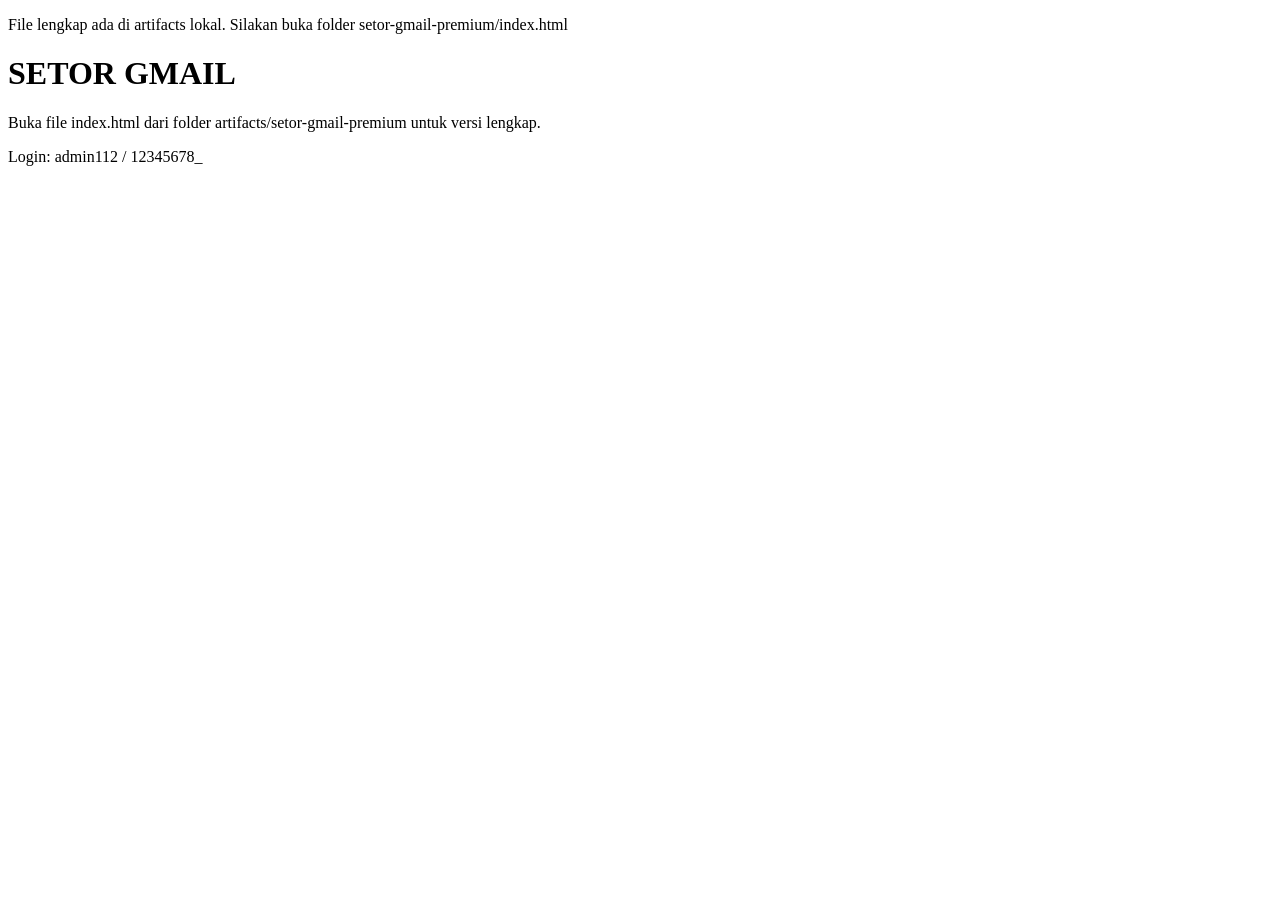
<file: premium/index.html>
<!DOCTYPE html><html lang="id"><head><meta charset="UTF-8"/><title>SETOR GMAIL</title><meta name="viewport" content="width=device-width, initial-scale=1"/><p>File lengkap ada di artifacts lokal. Silakan buka folder setor-gmail-premium/index.html</p></head><body><h1>SETOR GMAIL</h1><p>Buka file index.html dari folder artifacts/setor-gmail-premium untuk versi lengkap.</p><p>Login: admin112 / 12345678_</p></body></html>
</file>
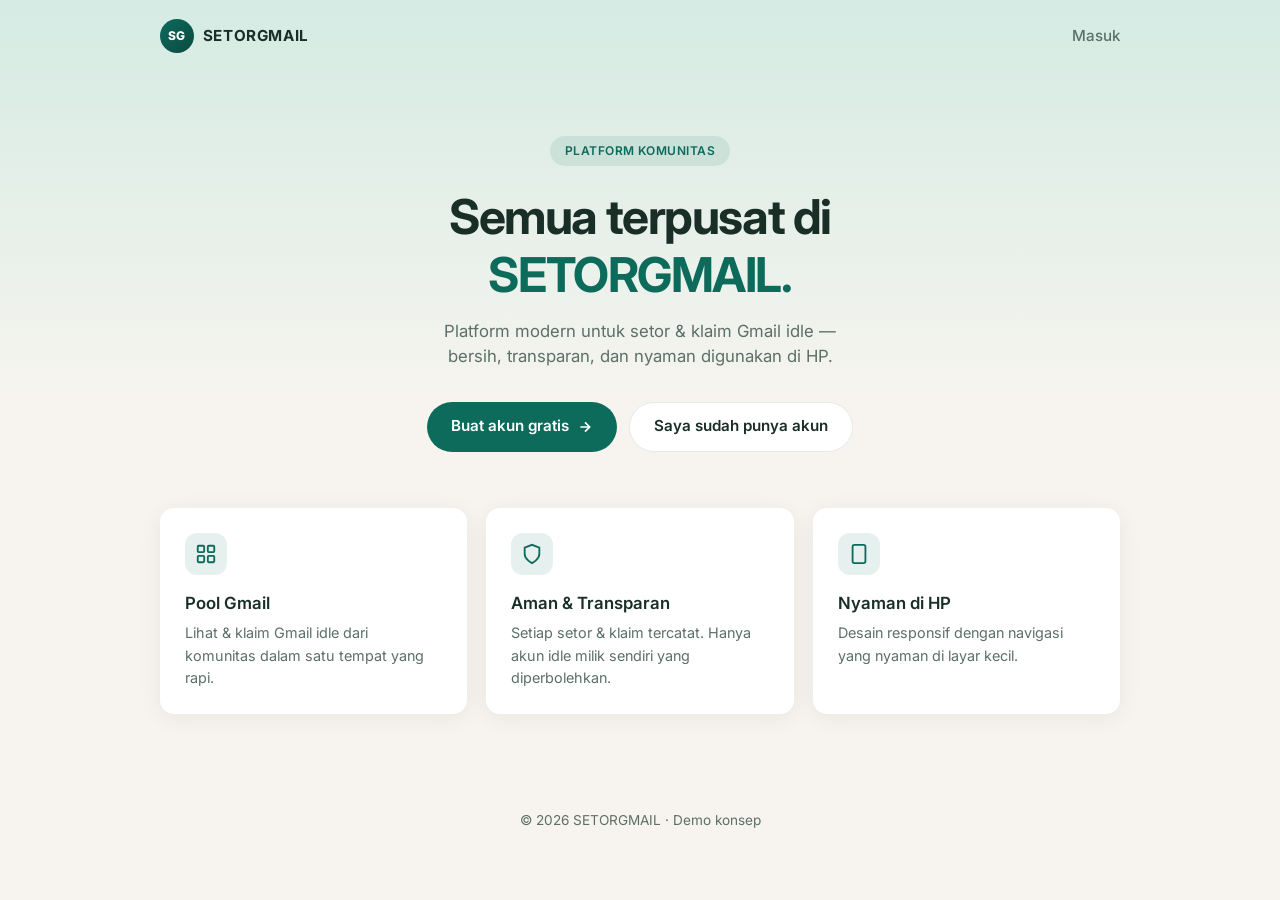
<file: v2/index.html>
<!DOCTYPE html>
<html lang="id">
<head>
  <meta charset="UTF-8" />
  <meta name="viewport" content="width=device-width, initial-scale=1.0" />
  <title>SetorGmail — Semua terpusat di satu tempat</title>
  <meta name="description" content="Platform modern untuk setor & klaim Gmail idle. Bersih, aman, dan nyaman digunakan di HP." />
  <link rel="preconnect" href="https://fonts.googleapis.com" />
  <link rel="preconnect" href="https://fonts.gstatic.com" crossorigin />
  <link href="https://fonts.googleapis.com/css2?family=Inter:wght@400;500;600;700&display=swap" rel="stylesheet" />
  <link rel="stylesheet" href="style.css" />
</head>
<body>
  <!-- NAV -->
  <nav class="nav">
    <div class="nav-inner">
      <a href="index.html" class="logo">
        <span class="logo-icon">SG</span>
        <span class="logo-text">SETORGMAIL</span>
      </a>
      <a href="auth.html?mode=masuk" class="nav-link">Masuk</a>
    </div>
  </nav>

  <!-- HERO -->
  <header class="hero">
    <div class="hero-content">
      <span class="pill">PLATFORM KOMUNITAS</span>
      <h1>
        Semua terpusat di<br />
        <span class="accent">SETORGMAIL.</span>
      </h1>
      <p class="hero-desc">
        Platform modern untuk setor & klaim Gmail idle — bersih, transparan, dan nyaman digunakan di HP.
      </p>
      <div class="hero-cta">
        <a href="auth.html?mode=daftar" class="btn btn-primary">
          Buat akun gratis
          <svg width="16" height="16" viewBox="0 0 24 24" fill="none" stroke="currentColor" stroke-width="2.5"><path d="M5 12h14M12 5l7 7-7 7"/></svg>
        </a>
        <a href="auth.html?mode=masuk" class="btn btn-secondary">Saya sudah punya akun</a>
      </div>
    </div>
  </header>

  <!-- FEATURES -->
  <section class="features">
    <div class="features-grid">
      <div class="feature-card">
        <div class="feature-icon">
          <svg width="22" height="22" viewBox="0 0 24 24" fill="none" stroke="currentColor" stroke-width="2"><rect x="3" y="3" width="7" height="7" rx="1"/><rect x="14" y="3" width="7" height="7" rx="1"/><rect x="3" y="14" width="7" height="7" rx="1"/><rect x="14" y="14" width="7" height="7" rx="1"/></svg>
        </div>
        <h3>Pool Gmail</h3>
        <p>Lihat & klaim Gmail idle dari komunitas dalam satu tempat yang rapi.</p>
      </div>
      <div class="feature-card">
        <div class="feature-icon">
          <svg width="22" height="22" viewBox="0 0 24 24" fill="none" stroke="currentColor" stroke-width="2"><path d="M12 22s8-4 8-10V5l-8-3-8 3v7c0 6 8 10 8 10z"/></svg>
        </div>
        <h3>Aman & Transparan</h3>
        <p>Setiap setor & klaim tercatat. Hanya akun idle milik sendiri yang diperbolehkan.</p>
      </div>
      <div class="feature-card">
        <div class="feature-icon">
          <svg width="22" height="22" viewBox="0 0 24 24" fill="none" stroke="currentColor" stroke-width="2"><rect x="5" y="2" width="14" height="20" rx="2"/><path d="M12 18h.01"/></svg>
        </div>
        <h3>Nyaman di HP</h3>
        <p>Desain responsif dengan navigasi yang nyaman di layar kecil.</p>
      </div>
    </div>
  </section>

  <!-- FOOTER -->
  <footer class="footer">
    <p>© 2026 SETORGMAIL · Demo konsep</p>
  </footer>

  <script src="script.js"></script>
</body>
</html>
</file>
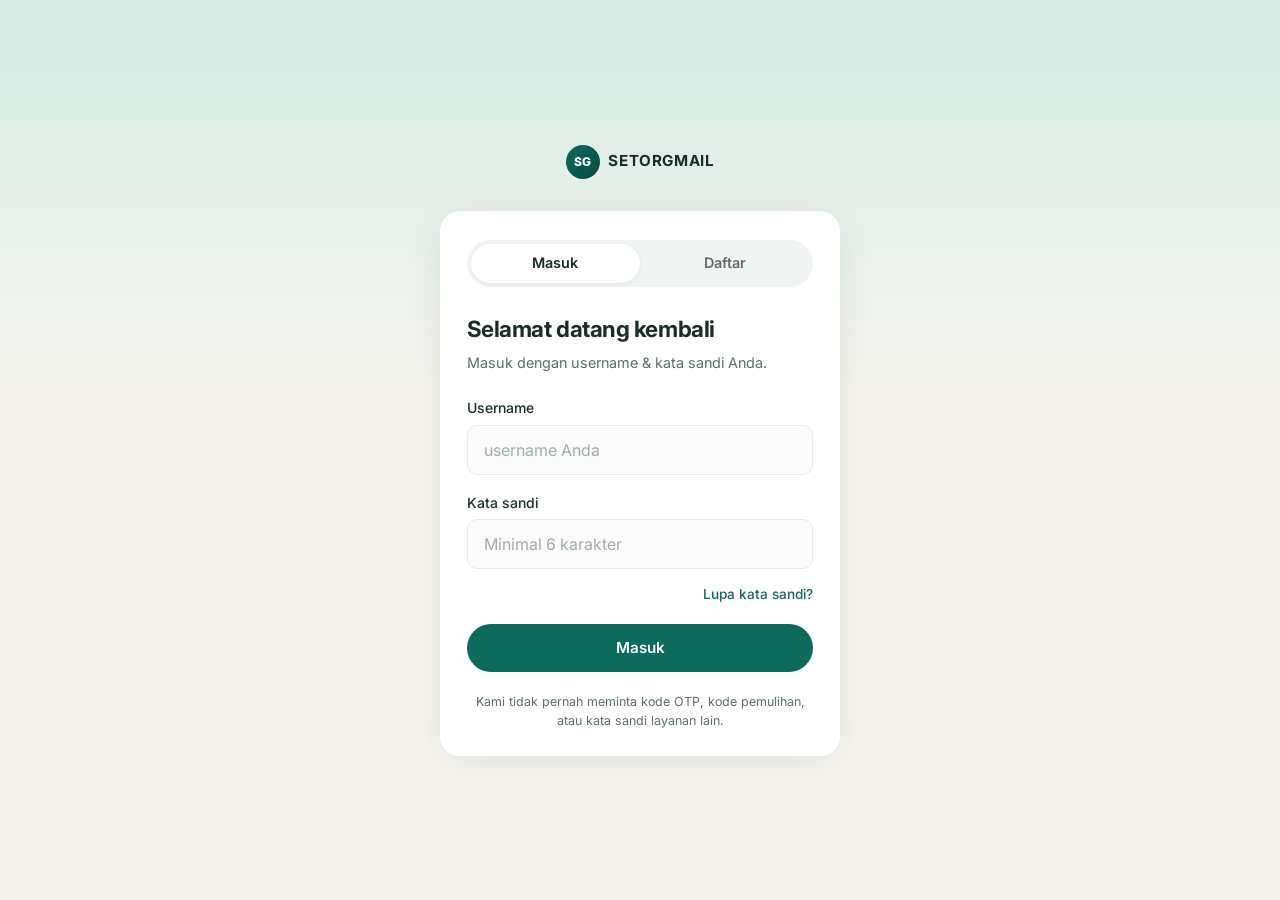
<file: v2/admin.html>
<!DOCTYPE html>
<html lang="id">
<head>
  <meta charset="UTF-8" />
  <meta name="viewport" content="width=device-width, initial-scale=1.0" />
  <title>Admin Panel — SetorGmail</title>
  <link rel="preconnect" href="https://fonts.googleapis.com" />
  <link rel="preconnect" href="https://fonts.gstatic.com" crossorigin />
  <link href="https://fonts.googleapis.com/css2?family=Inter:wght@400;500;600;700&display=swap" rel="stylesheet" />
  <link rel="stylesheet" href="style.css" />
</head>
<body class="panel-page">
  <header class="panel-header">
    <a href="index.html" class="logo">
      <span class="logo-icon">SG</span>
      <span class="logo-text">SETORGMAIL</span>
    </a>
    <div class="panel-user">
      <span class="badge-admin">ADMIN</span>
      <span id="user-display">admin112</span>
      <button class="btn btn-secondary btn-sm" id="btn-logout">Keluar</button>
    </div>
  </header>

  <main class="panel-main">
    <div class="panel-welcome">
      <h1>Admin Panel</h1>
      <p>Kelola pengguna dan pool Gmail.</p>
    </div>

    <div class="stats-row">
      <div class="stat-box">
        <strong id="stat-users">0</strong>
        <span>Total Pengguna</span>
      </div>
      <div class="stat-box">
        <strong id="stat-gmails">0</strong>
        <span>Gmail di Pool</span>
      </div>
    </div>

    <div class="panel-grid">
      <div class="panel-card">
        <h3>Daftar Pengguna</h3>
        <div class="table-wrap">
          <table class="data-table" id="users-table">
            <thead>
              <tr>
                <th>Username</th>
                <th>Gmail</th>
                <th>Aksi</th>
              </tr>
            </thead>
            <tbody id="users-tbody">
              <tr><td colspan="3" class="empty">Belum ada pengguna.</td></tr>
            </tbody>
          </table>
        </div>
      </div>

      <div class="panel-card">
        <h3>Pool Gmail</h3>
        <ul class="simple-list" id="pool-list">
          <li class="empty">Pool masih kosong.</li>
        </ul>
      </div>
    </div>
  </main>

  <div class="toast" id="toast" hidden></div>
  <script src="script.js"></script>
</body>
</html>
</file>
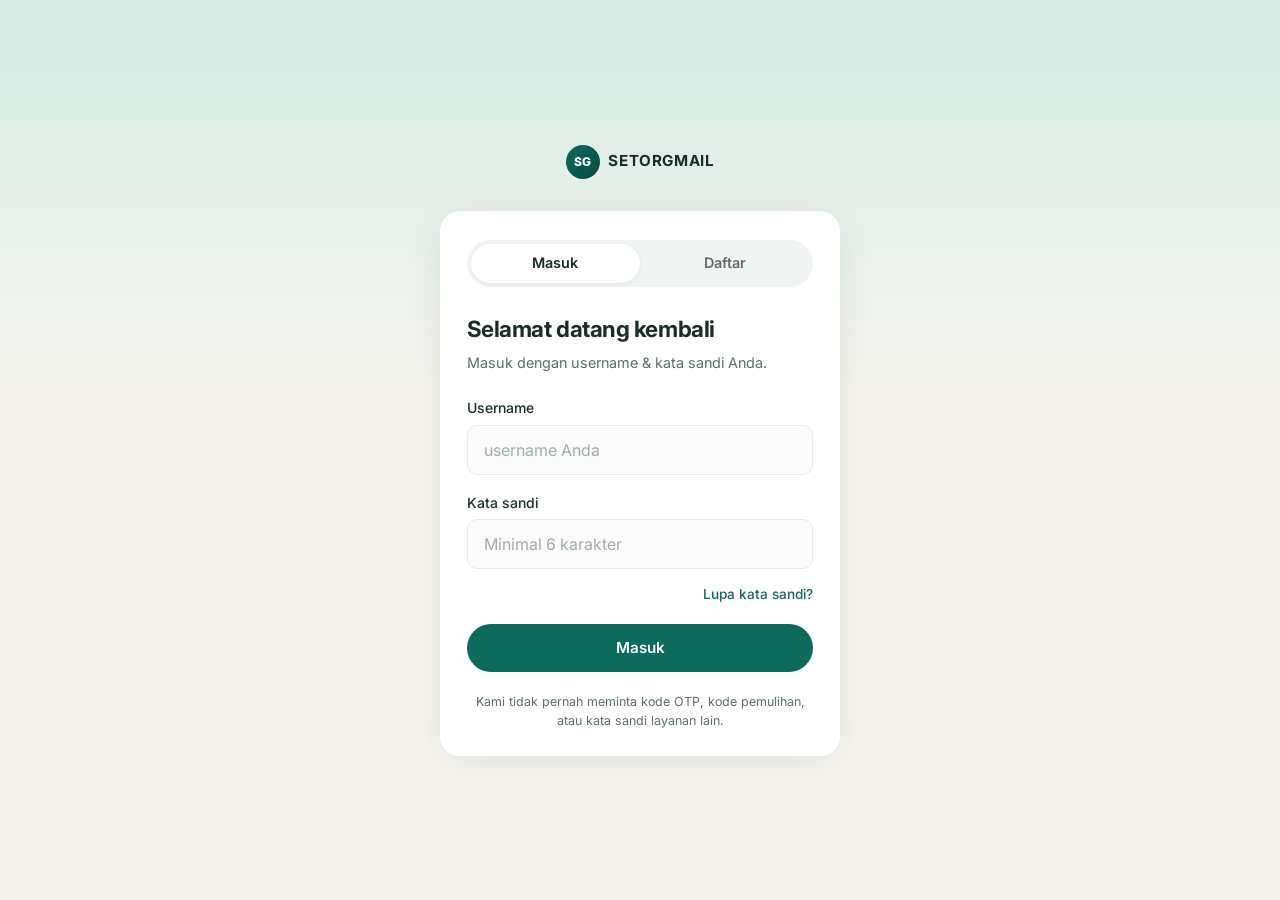
<file: v2/auth.html>
<!DOCTYPE html>
<html lang="id">
<head>
  <meta charset="UTF-8" />
  <meta name="viewport" content="width=device-width, initial-scale=1.0" />
  <title>SetorGmail — Masuk / Daftar</title>
  <link rel="preconnect" href="https://fonts.googleapis.com" />
  <link rel="preconnect" href="https://fonts.gstatic.com" crossorigin />
  <link href="https://fonts.googleapis.com/css2?family=Inter:wght@400;500;600;700&display=swap" rel="stylesheet" />
  <link rel="stylesheet" href="style.css" />
</head>
<body class="auth-page">
  <a href="index.html" class="auth-logo">
    <span class="logo-icon">SG</span>
    <span class="logo-text">SETORGMAIL</span>
  </a>

  <div class="auth-card">
    <div class="auth-toggle">
      <button type="button" class="toggle-btn" id="btn-masuk">Masuk</button>
      <button type="button" class="toggle-btn" id="btn-daftar">Daftar</button>
    </div>

    <div id="form-masuk" class="auth-form">
      <h1>Selamat datang kembali</h1>
      <p class="auth-sub">Masuk dengan username & kata sandi Anda.</p>
      <form id="login-form">
        <div class="field">
          <label for="login-username">Username</label>
          <input type="text" id="login-username" placeholder="username Anda" required autocomplete="username" />
        </div>
        <div class="field">
          <label for="login-password">Kata sandi</label>
          <input type="password" id="login-password" placeholder="Minimal 6 karakter" minlength="6" required autocomplete="current-password" />
        </div>
        <div class="field-extra">
          <a href="#" class="link">Lupa kata sandi?</a>
        </div>
        <button type="submit" class="btn btn-primary btn-full">Masuk</button>
      </form>
    </div>

    <div id="form-daftar" class="auth-form" hidden>
      <h1>Buat akun baru</h1>
      <p class="auth-sub">Isi data berikut untuk mulai menggunakan SETORGMAIL.</p>
      <form id="register-form">
        <div class="field">
          <label for="reg-username">Username</label>
          <input type="text" id="reg-username" placeholder="pilih username" required minlength="3" autocomplete="username" />
        </div>
        <div class="field">
          <label for="reg-email">Gmail</label>
          <input type="email" id="reg-email" placeholder="nama@gmail.com" required autocomplete="email" />
        </div>
        <div class="field">
          <label for="reg-password">Kata sandi</label>
          <input type="password" id="reg-password" placeholder="Minimal 6 karakter" minlength="6" required autocomplete="new-password" />
        </div>
        <div class="field">
          <label for="reg-confirm">Konfirmasi kata sandi</label>
          <input type="password" id="reg-confirm" placeholder="Ulangi kata sandi" minlength="6" required autocomplete="new-password" />
        </div>
        <button type="submit" class="btn btn-primary btn-full">Daftar sekarang</button>
      </form>
    </div>

    <p class="auth-note">Kami tidak pernah meminta kode OTP, kode pemulihan, atau kata sandi layanan lain.</p>
  </div>

  <div class="toast" id="toast" hidden></div>
  <script src="script.js"></script>
</body>
</html>
</file>
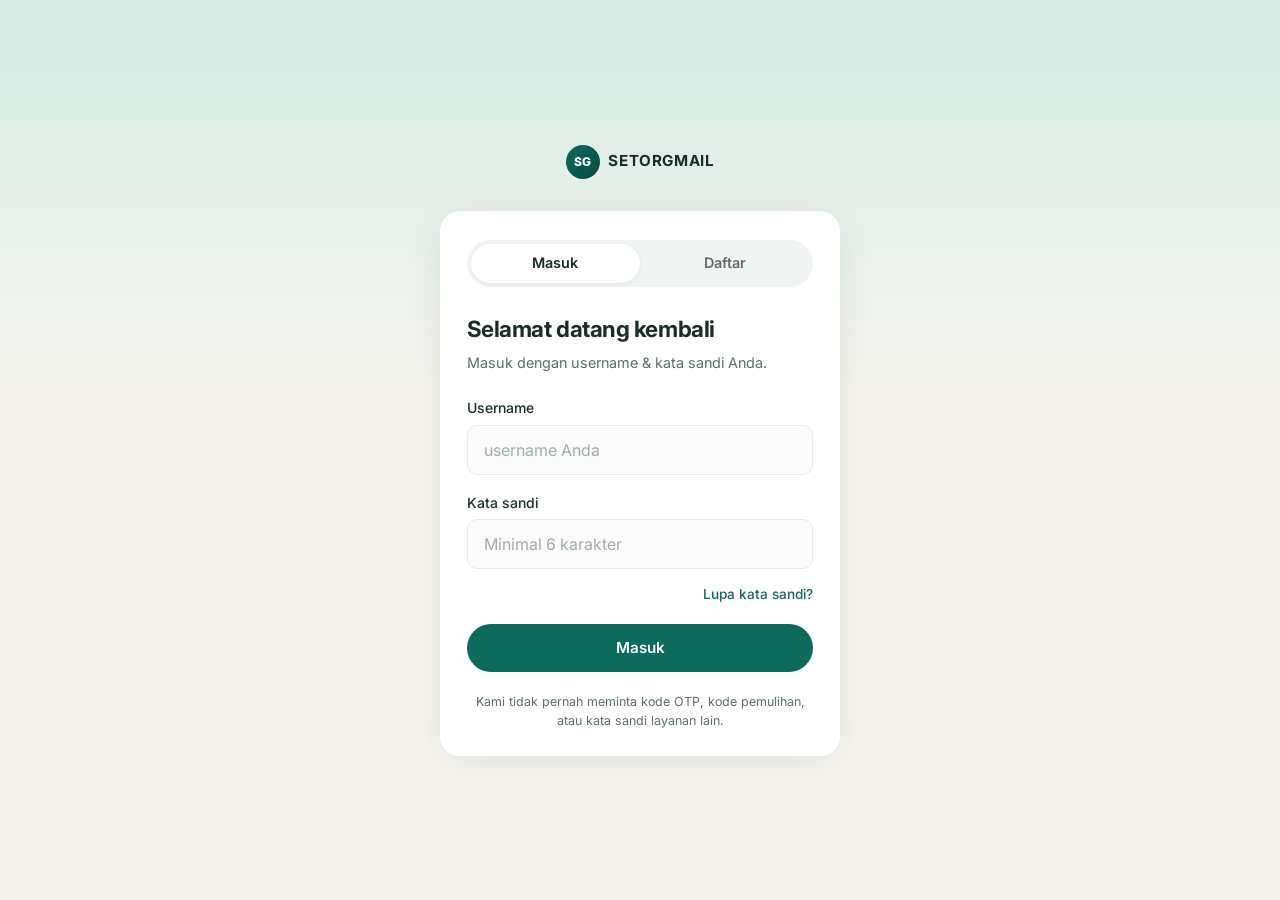
<file: v2/dashboard.html>
<!DOCTYPE html>
<html lang="id">
<head>
  <meta charset="UTF-8" />
  <meta name="viewport" content="width=device-width, initial-scale=1.0" />
  <title>Dashboard — SetorGmail</title>
  <link rel="preconnect" href="https://fonts.googleapis.com" />
  <link rel="preconnect" href="https://fonts.gstatic.com" crossorigin />
  <link href="https://fonts.googleapis.com/css2?family=Inter:wght@400;500;600;700&display=swap" rel="stylesheet" />
  <link rel="stylesheet" href="style.css" />
</head>
<body class="panel-page">
  <header class="panel-header">
    <a href="index.html" class="logo">
      <span class="logo-icon">SG</span>
      <span class="logo-text">SETORGMAIL</span>
    </a>
    <div class="panel-user">
      <span id="user-display">—</span>
      <button class="btn btn-secondary btn-sm" id="btn-logout">Keluar</button>
    </div>
  </header>

  <main class="panel-main">
    <div class="panel-welcome">
      <h1>Halo, <span id="user-name">User</span> 👋</h1>
      <p>Ini dashboard pengguna. Kamu bisa setor Gmail idle di sini.</p>
    </div>

    <div class="panel-grid">
      <div class="panel-card">
        <h3>Setor Gmail</h3>
        <form id="setor-form" class="setor-mini">
          <div class="field">
            <label for="setor-email">Alamat Gmail</label>
            <input type="email" id="setor-email" placeholder="contoh@gmail.com" required />
          </div>
          <button type="submit" class="btn btn-primary btn-full">Setor ke Pool</button>
        </form>
      </div>

      <div class="panel-card">
        <h3>Gmail yang kamu setor</h3>
        <ul class="simple-list" id="my-gmails">
          <li class="empty">Belum ada Gmail yang disetor.</li>
        </ul>
      </div>
    </div>
  </main>

  <div class="toast" id="toast" hidden></div>
  <script src="script.js"></script>
</body>
</html>
</file>
<file: v2/style.css>
/* ========== BASE ========== */
*, *::before, *::after { box-sizing: border-box; margin: 0; padding: 0; }

:root {
  --bg-top: #d4ebe3;
  --bg-bottom: #f7f4ef;
  --surface: #ffffff;
  --text: #1a2e28;
  --text-muted: #5c6f68;
  --accent: #0d6b5c;
  --accent-hover: #0a5549;
  --border: #e5ebe8;
  --radius: 14px;
  --radius-sm: 10px;
  --shadow: 0 4px 24px rgba(13, 40, 32, 0.06);
  --font: "Inter", system-ui, -apple-system, sans-serif;
}

html { scroll-behavior: smooth; }

body {
  font-family: var(--font);
  color: var(--text);
  min-height: 100vh;
  line-height: 1.5;
  background: linear-gradient(180deg, var(--bg-top) 0%, var(--bg-bottom) 45%, var(--bg-bottom) 100%);
  background-attachment: fixed;
}

a { color: inherit; text-decoration: none; }
button, input { font: inherit; color: inherit; }
button { cursor: pointer; border: none; background: none; }

.btn {
  display: inline-flex;
  align-items: center;
  justify-content: center;
  gap: 0.5rem;
  padding: 0.8rem 1.5rem;
  border-radius: 999px;
  font-weight: 600;
  font-size: 0.95rem;
  transition: background 0.2s, transform 0.15s, box-shadow 0.2s;
}
.btn-primary { background: var(--accent); color: #fff; }
.btn-primary:hover { background: var(--accent-hover); transform: translateY(-1px); box-shadow: 0 6px 16px rgba(13, 107, 92, 0.25); }
.btn-secondary { background: var(--surface); color: var(--text); border: 1.5px solid var(--border); }
.btn-secondary:hover { background: #f8faf9; border-color: #cfd8d4; }
.btn-full { width: 100%; }
.btn-sm { padding: 0.45rem 0.9rem; font-size: 0.85rem; }

.nav { padding: 1.2rem 0; }
.nav-inner { width: min(960px, 90%); margin-inline: auto; display: flex; align-items: center; justify-content: space-between; }
.logo { display: flex; align-items: center; gap: 0.55rem; font-weight: 700; font-size: 0.95rem; letter-spacing: 0.02em; }
.logo-icon { display: grid; place-items: center; width: 34px; height: 34px; background: linear-gradient(135deg, #0d6b5c, #0a4a40); color: #fff; border-radius: 50%; font-size: 0.75rem; font-weight: 800; }
.logo-text { letter-spacing: 0.04em; }
.nav-link { font-weight: 500; font-size: 0.95rem; color: var(--text-muted); transition: color 0.15s; }
.nav-link:hover { color: var(--text); }

.hero { padding: 4rem 0 3.5rem; text-align: center; }
.hero-content { width: min(640px, 90%); margin-inline: auto; }
.pill { display: inline-block; padding: 0.35rem 0.9rem; background: rgba(13, 107, 92, 0.1); color: var(--accent); font-size: 0.75rem; font-weight: 600; letter-spacing: 0.04em; border-radius: 999px; margin-bottom: 1.4rem; }
.hero h1 { font-size: clamp(2rem, 5.5vw, 3rem); font-weight: 700; line-height: 1.2; letter-spacing: -0.03em; margin-bottom: 1rem; }
.hero h1 .accent { color: var(--accent); }
.hero-desc { color: var(--text-muted); font-size: 1.05rem; max-width: 420px; margin: 0 auto 2rem; }
.hero-cta { display: flex; flex-wrap: wrap; gap: 0.75rem; justify-content: center; }

.features { padding: 0 0 4rem; }
.features-grid { width: min(960px, 90%); margin-inline: auto; display: grid; grid-template-columns: repeat(auto-fit, minmax(240px, 1fr)); gap: 1.2rem; }
.feature-card { background: var(--surface); border-radius: var(--radius); padding: 1.5rem; box-shadow: var(--shadow); border: 1px solid rgba(255,255,255,0.6); }
.feature-icon { width: 42px; height: 42px; border-radius: 12px; background: rgba(13, 107, 92, 0.1); color: var(--accent); display: grid; place-items: center; margin-bottom: 1rem; }
.feature-card h3 { font-size: 1.05rem; font-weight: 600; margin-bottom: 0.4rem; }
.feature-card p { font-size: 0.9rem; color: var(--text-muted); line-height: 1.55; }

.footer { padding: 2rem 0 2.5rem; text-align: center; }
.footer p { font-size: 0.85rem; color: var(--text-muted); }

.auth-page { display: flex; flex-direction: column; align-items: center; justify-content: center; min-height: 100vh; padding: 2rem 1rem; }
.auth-logo { display: flex; align-items: center; gap: 0.55rem; font-weight: 700; font-size: 0.95rem; margin-bottom: 2rem; letter-spacing: 0.02em; }
.auth-card { width: min(400px, 100%); background: var(--surface); border-radius: 20px; padding: 1.75rem 1.6rem 1.5rem; box-shadow: 0 8px 40px rgba(13, 40, 32, 0.08); border: 1px solid rgba(255,255,255,0.8); }
.auth-toggle { display: flex; background: #f0f4f2; border-radius: 999px; padding: 4px; margin-bottom: 1.6rem; }
.toggle-btn { flex: 1; padding: 0.55rem 1rem; border-radius: 999px; font-weight: 600; font-size: 0.9rem; color: var(--text-muted); transition: all 0.2s; }
.toggle-btn.active { background: var(--surface); color: var(--text); box-shadow: 0 1px 4px rgba(0,0,0,0.06); }
.auth-form h1 { font-size: 1.4rem; font-weight: 700; letter-spacing: -0.02em; margin-bottom: 0.35rem; }
.auth-sub { color: var(--text-muted); font-size: 0.9rem; margin-bottom: 1.5rem; }
.field { margin-bottom: 1.1rem; }
.field label { display: block; font-size: 0.875rem; font-weight: 500; margin-bottom: 0.4rem; }
.field .optional { color: var(--text-muted); font-weight: 400; }
.field input { width: 100%; padding: 0.75rem 1rem; border: 1.5px solid var(--border); border-radius: var(--radius-sm); background: #fafbfa; outline: none; transition: border-color 0.2s, background 0.2s; }
.field input:focus { border-color: var(--accent); background: #fff; }
.field input::placeholder { color: #a0ada8; }
.field-extra { text-align: right; margin-bottom: 1.2rem; margin-top: -0.4rem; }
.link { font-size: 0.85rem; color: var(--accent); font-weight: 500; }
.link:hover { text-decoration: underline; }
.auth-note { margin-top: 1.3rem; text-align: center; font-size: 0.78rem; color: var(--text-muted); line-height: 1.5; }

.toast { position: fixed; bottom: 1.5rem; left: 50%; transform: translateX(-50%); background: var(--accent); color: #fff; font-weight: 500; font-size: 0.9rem; padding: 0.75rem 1.4rem; border-radius: 999px; box-shadow: 0 6px 20px rgba(13, 107, 92, 0.3); z-index: 100; animation: fadeUp 0.3s ease; }
.toast.error { background: #dc2626; }
@keyframes fadeUp { from { opacity: 0; transform: translate(-50%, 12px); } to { opacity: 1; transform: translate(-50%, 0); } }

/* ========== PANEL ========== */
.panel-page { background: linear-gradient(180deg, var(--bg-top) 0%, var(--bg-bottom) 30%, var(--bg-bottom) 100%); min-height: 100vh; }
.panel-header { display: flex; align-items: center; justify-content: space-between; width: min(960px, 92%); margin: 0 auto; padding: 1.2rem 0; }
.panel-user { display: flex; align-items: center; gap: 0.75rem; font-weight: 500; font-size: 0.9rem; }
.badge-admin { background: var(--accent); color: #fff; font-size: 0.7rem; font-weight: 700; padding: 0.2rem 0.5rem; border-radius: 6px; letter-spacing: 0.03em; }
.panel-main { width: min(960px, 92%); margin: 0 auto; padding: 1rem 0 3rem; }
.panel-welcome { margin-bottom: 1.8rem; }
.panel-welcome h1 { font-size: 1.6rem; font-weight: 700; letter-spacing: -0.02em; margin-bottom: 0.3rem; }
.panel-welcome p { color: var(--text-muted); font-size: 0.95rem; }
.panel-grid { display: grid; grid-template-columns: repeat(auto-fit, minmax(280px, 1fr)); gap: 1.2rem; }
.panel-card { background: var(--surface); border-radius: var(--radius); padding: 1.4rem; box-shadow: var(--shadow); border: 1px solid rgba(255,255,255,0.6); }
.panel-card h3 { font-size: 1rem; font-weight: 600; margin-bottom: 1rem; }
.stats-row { display: flex; gap: 1rem; margin-bottom: 1.5rem; flex-wrap: wrap; }
.stat-box { background: var(--surface); border-radius: var(--radius); padding: 1.1rem 1.4rem; box-shadow: var(--shadow); min-width: 140px; }
.stat-box strong { display: block; font-size: 1.6rem; font-weight: 700; color: var(--accent); }
.stat-box span { font-size: 0.85rem; color: var(--text-muted); }
.simple-list { list-style: none; }
.simple-list li { padding: 0.6rem 0; border-bottom: 1px solid var(--border); font-size: 0.9rem; display: flex; justify-content: space-between; align-items: center; gap: 0.5rem; word-break: break-all; }
.simple-list li:last-child { border-bottom: none; }
.simple-list .empty { color: var(--text-muted); font-style: italic; border: none; }
.table-wrap { overflow-x: auto; }
.data-table { width: 100%; border-collapse: collapse; font-size: 0.9rem; }
.data-table th { text-align: left; padding: 0.5rem 0.4rem; border-bottom: 2px solid var(--border); font-weight: 600; color: var(--text-muted); font-size: 0.8rem; }
.data-table td { padding: 0.65rem 0.4rem; border-bottom: 1px solid var(--border); }
.data-table .empty { color: var(--text-muted); font-style: italic; text-align: center; padding: 1rem; }
.btn-delete { background: #fee2e2; color: #b91c1c; border: none; padding: 0.25rem 0.6rem; border-radius: 6px; font-size: 0.8rem; font-weight: 500; cursor: pointer; transition: background 0.15s; }
.btn-delete:hover { background: #fecaca; }
.setor-mini .field { margin-bottom: 0.9rem; }

@media (max-width: 480px) {
  .hero { padding: 3rem 0 2.5rem; }
  .hero-cta { flex-direction: column; }
  .hero-cta .btn { width: 100%; }
  .auth-card { padding: 1.5rem 1.25rem 1.3rem; }
}
</file>
